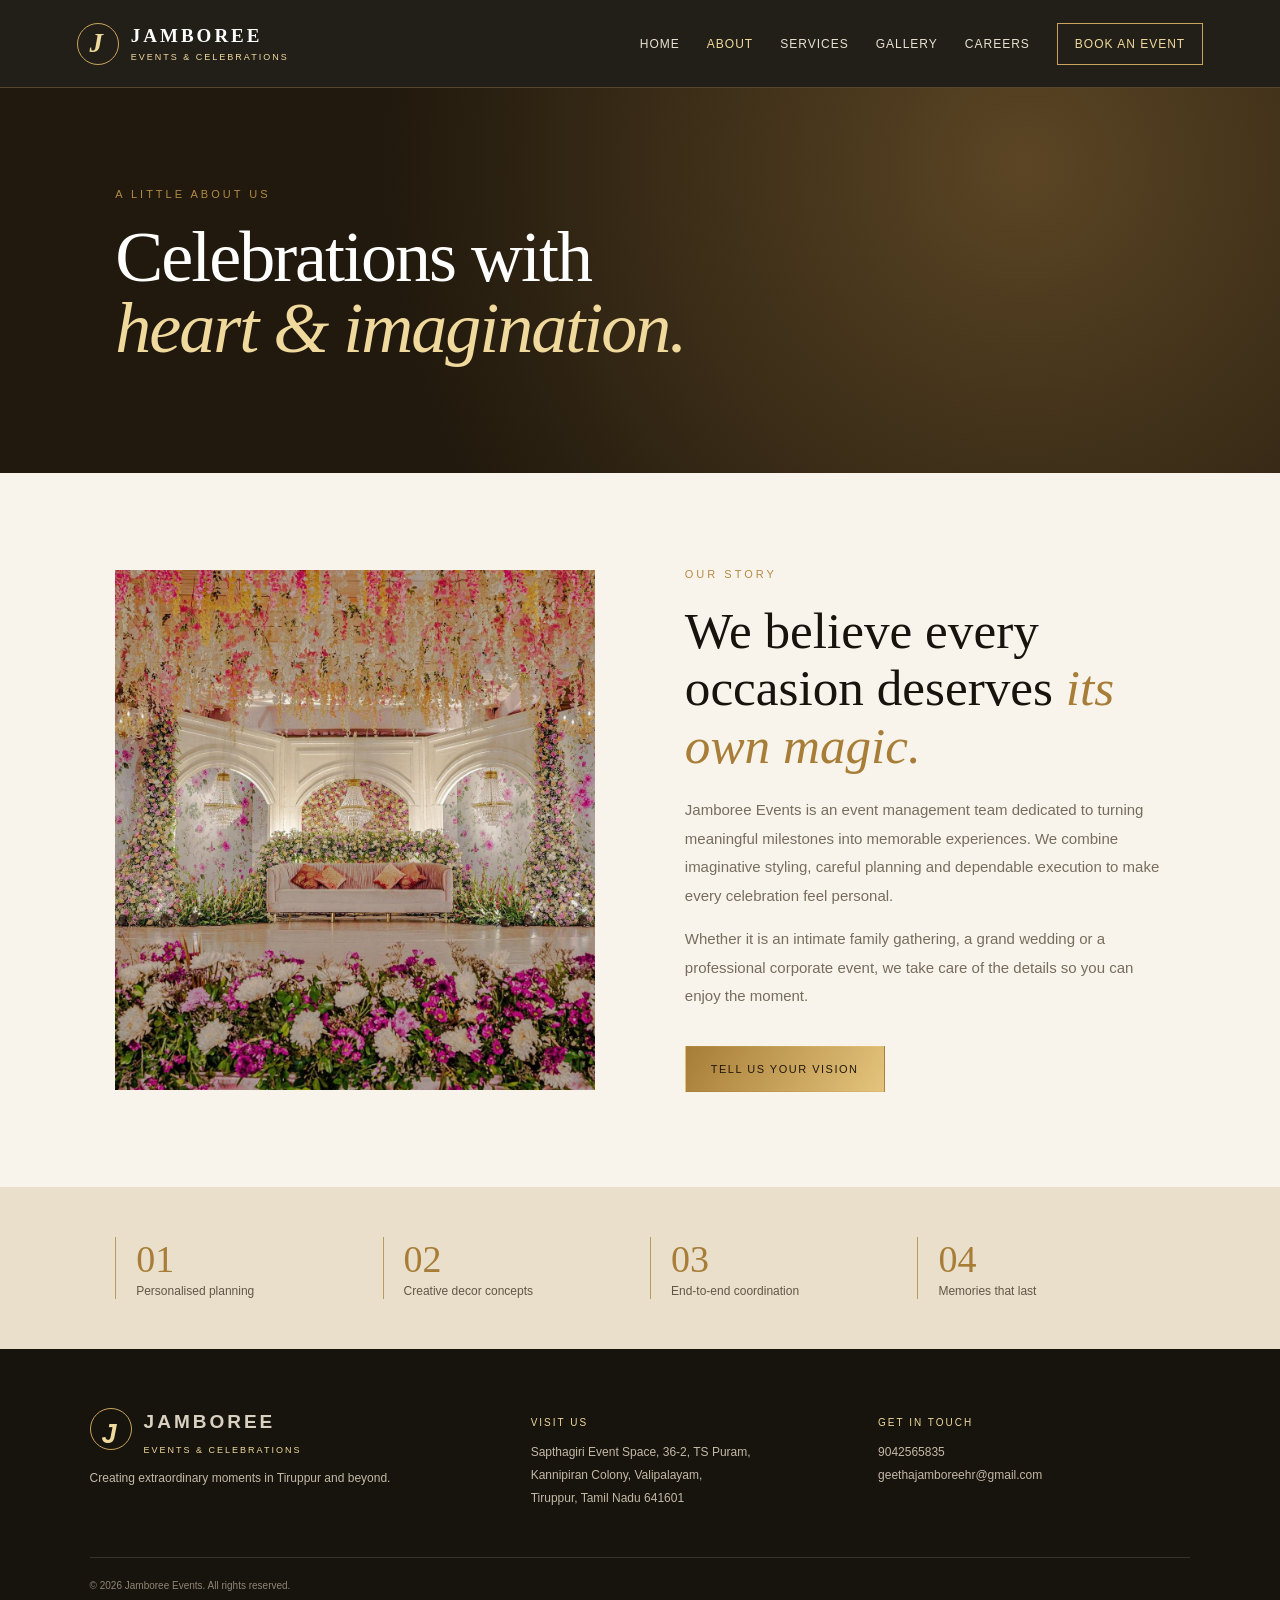
<file: about.html>
<!DOCTYPE html><html lang="en"><head><meta charset="UTF-8"><meta name="viewport" content="width=device-width, initial-scale=1.0"><title>About | Jamboree Events</title><link rel="stylesheet" href="css/style.css"></head><body>
<header class="site-header"><a class="brand" href="index.html"><span class="brand-mark">J</span><span>JAMBOREE<small>EVENTS & CELEBRATIONS</small></span></a><button class="menu-toggle">☰</button><nav><a href="index.html">Home</a><a class="active" href="about.html">About</a><a href="services.html">Services</a><a href="gallery.html">Gallery</a><a href="careers.html">Careers</a><a class="nav-cta" href="booking.html">Book an Event</a></nav></header>
<main><section class="page-hero"><p class="eyebrow">A LITTLE ABOUT US</p><h1>Celebrations with<br><em>heart & imagination.</em></h1></section><section class="split section"><img class="split-img" src="css/127706-flower-wedding-stage-decoration-1-the-wedding-experience.jpeg" alt="Event table styling"><div><p class="eyebrow">OUR STORY</p><h2>We believe every occasion deserves <em>its own magic.</em></h2><p>Jamboree Events is an event management team dedicated to turning meaningful milestones into memorable experiences. We combine imaginative styling, careful planning and dependable execution to make every celebration feel personal.</p><p>Whether it is an intimate family gathering, a grand wedding or a professional corporate event, we take care of the details so you can enjoy the moment.</p><a class="btn btn-gold" href="booking.html">Tell us your vision</a></div></section><section class="stats"><div><strong>01</strong><span>Personalised planning</span></div><div><strong>02</strong><span>Creative decor concepts</span></div><div><strong>03</strong><span>End-to-end coordination</span></div><div><strong>04</strong><span>Memories that last</span></div></section></main>
<footer class="footer"><div><a class="brand" href="index.html"><span class="brand-mark">J</span><span>JAMBOREE<small>EVENTS & CELEBRATIONS</small></span></a><p>Creating extraordinary moments in Tiruppur and beyond.</p></div><div><h4>VISIT US</h4><p>Sapthagiri Event Space, 36-2, TS Puram,<br>Kannipiran Colony, Valipalayam,<br>Tiruppur, Tamil Nadu 641601</p></div><div><h4>GET IN TOUCH</h4><p><a href="tel:9042565835">9042565835</a><br><a href="mailto:geethajamboreehr@gmail.com">geethajamboreehr@gmail.com</a></p></div><div class="copyright">© 2026 Jamboree Events. All rights reserved.</div></footer><script src="js/main.js"></script></body></html>
</file>
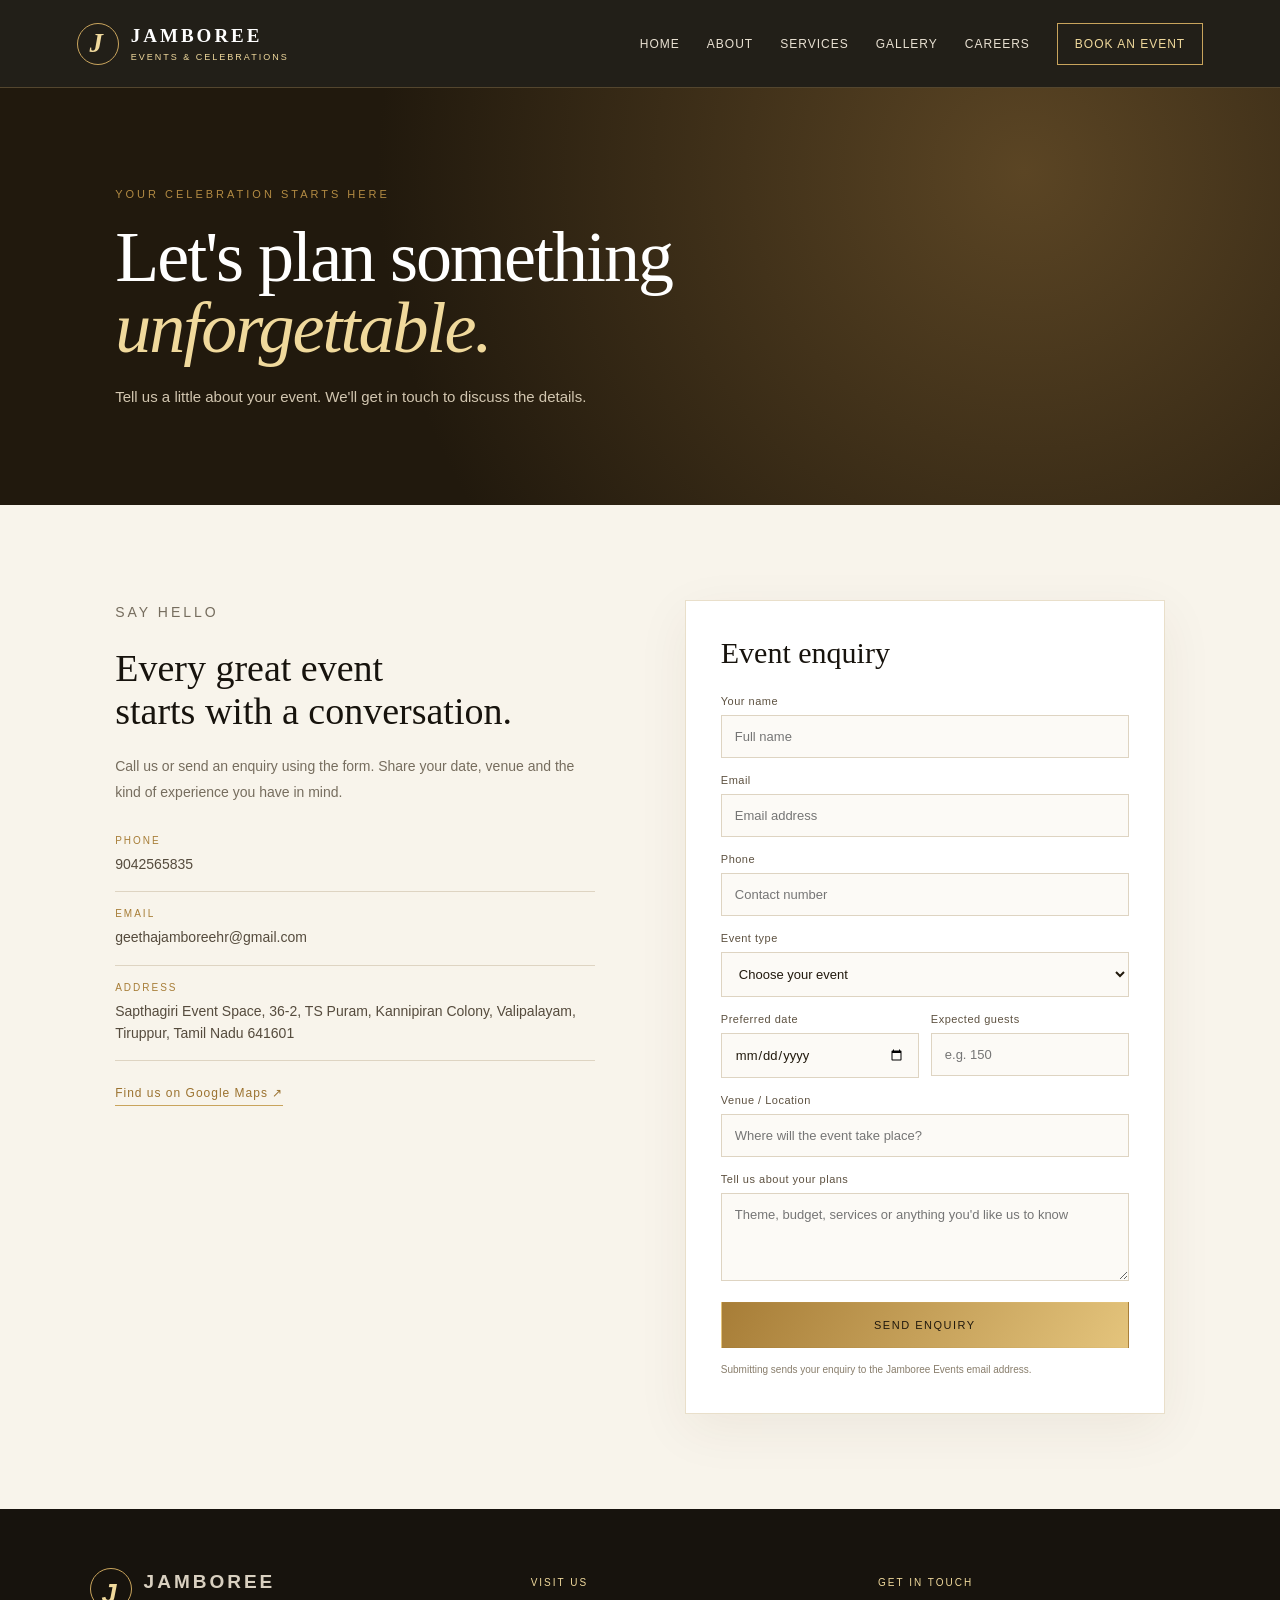
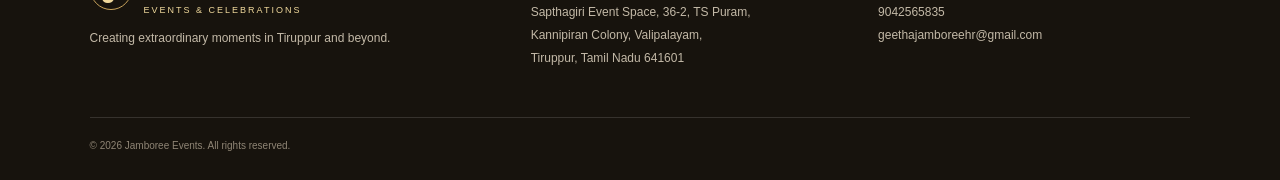
<file: booking.html>
<!DOCTYPE html><html lang="en"><head><meta charset="UTF-8"><meta name="viewport" content="width=device-width, initial-scale=1.0"><title>Book an Event | Jamboree Events</title><link rel="stylesheet" href="css/style.css"></head><body><header class="site-header"><a class="brand" href="index.html"><span class="brand-mark">J</span><span>JAMBOREE<small>EVENTS & CELEBRATIONS</small></span></a><button class="menu-toggle">☰</button><nav><a href="index.html">Home</a><a href="about.html">About</a><a href="services.html">Services</a><a href="gallery.html">Gallery</a><a href="careers.html">Careers</a><a class="nav-cta active" href="booking.html">Book an Event</a></nav></header><main><section class="page-hero"><p class="eyebrow">YOUR CELEBRATION STARTS HERE</p><h1>Let's plan something <em>unforgettable.</em></h1><p>Tell us a little about your event. We'll get in touch to discuss the details.</p></section><section class="section booking-layout"><div><p class="eyebrow">SAY HELLO</p><h2>Every great event<br>starts with a conversation.</h2><p>Call us or send an enquiry using the form. Share your date, venue and the kind of experience you have in mind.</p><div class="contact-line"><span>PHONE</span><a href="tel:9042565835">9042565835</a></div><div class="contact-line"><span>EMAIL</span><a href="mailto:geethajamboreehr@gmail.com">geethajamboreehr@gmail.com</a></div><div class="contact-line"><span>ADDRESS</span><p>Sapthagiri Event Space, 36-2, TS Puram, Kannipiran Colony, Valipalayam, Tiruppur, Tamil Nadu 641601</p></div><a class="text-link" target="_blank" rel="noopener" href="https://www.google.com/maps/search/?api=1&query=Sapthagiri+Event+Space+Tiruppur">Find us on Google Maps ↗</a></div><form class="form-card" action="https://formsubmit.co/geethajamboreehr@gmail.com" method="POST"><h2>Event enquiry</h2><input type="hidden" name="_subject" value="New Event Booking Enquiry - Jamboree Events"><input type="hidden" name="_captcha" value="true"><label>Your name<input name="name" required placeholder="Full name"></label><label>Email<input type="email" name="email" required placeholder="Email address"></label><label>Phone<input name="phone" required placeholder="Contact number"></label><label>Event type<select name="event_type" required><option value="">Choose your event</option><option>Wedding</option><option>Birthday / Private party</option><option>Corporate event</option><option>Engagement / Reception</option><option>Baby shower</option><option>Other</option></select></label><div class="form-row"><label>Preferred date<input type="date" name="event_date"></label><label>Expected guests<input type="number" min="1" name="guests" placeholder="e.g. 150"></label></div><label>Venue / Location<input name="venue" placeholder="Where will the event take place?"></label><label>Tell us about your plans<textarea name="message" rows="4" placeholder="Theme, budget, services or anything you'd like us to know"></textarea></label><button class="btn btn-gold" type="submit">Send enquiry</button><small>Submitting sends your enquiry to the Jamboree Events email address.</small></form></section></main><footer class="footer"><div><a class="brand" href="index.html"><span class="brand-mark">J</span><span>JAMBOREE<small>EVENTS & CELEBRATIONS</small></span></a><p>Creating extraordinary moments in Tiruppur and beyond.</p></div><div><h4>VISIT US</h4><p>Sapthagiri Event Space, 36-2, TS Puram,<br>Kannipiran Colony, Valipalayam,<br>Tiruppur, Tamil Nadu 641601</p></div><div><h4>GET IN TOUCH</h4><p><a href="tel:9042565835">9042565835</a><br><a href="mailto:geethajamboreehr@gmail.com">geethajamboreehr@gmail.com</a></p></div><div class="copyright">© 2026 Jamboree Events. All rights reserved.</div></footer><script src="js/main.js"></script></body></html>
</file>
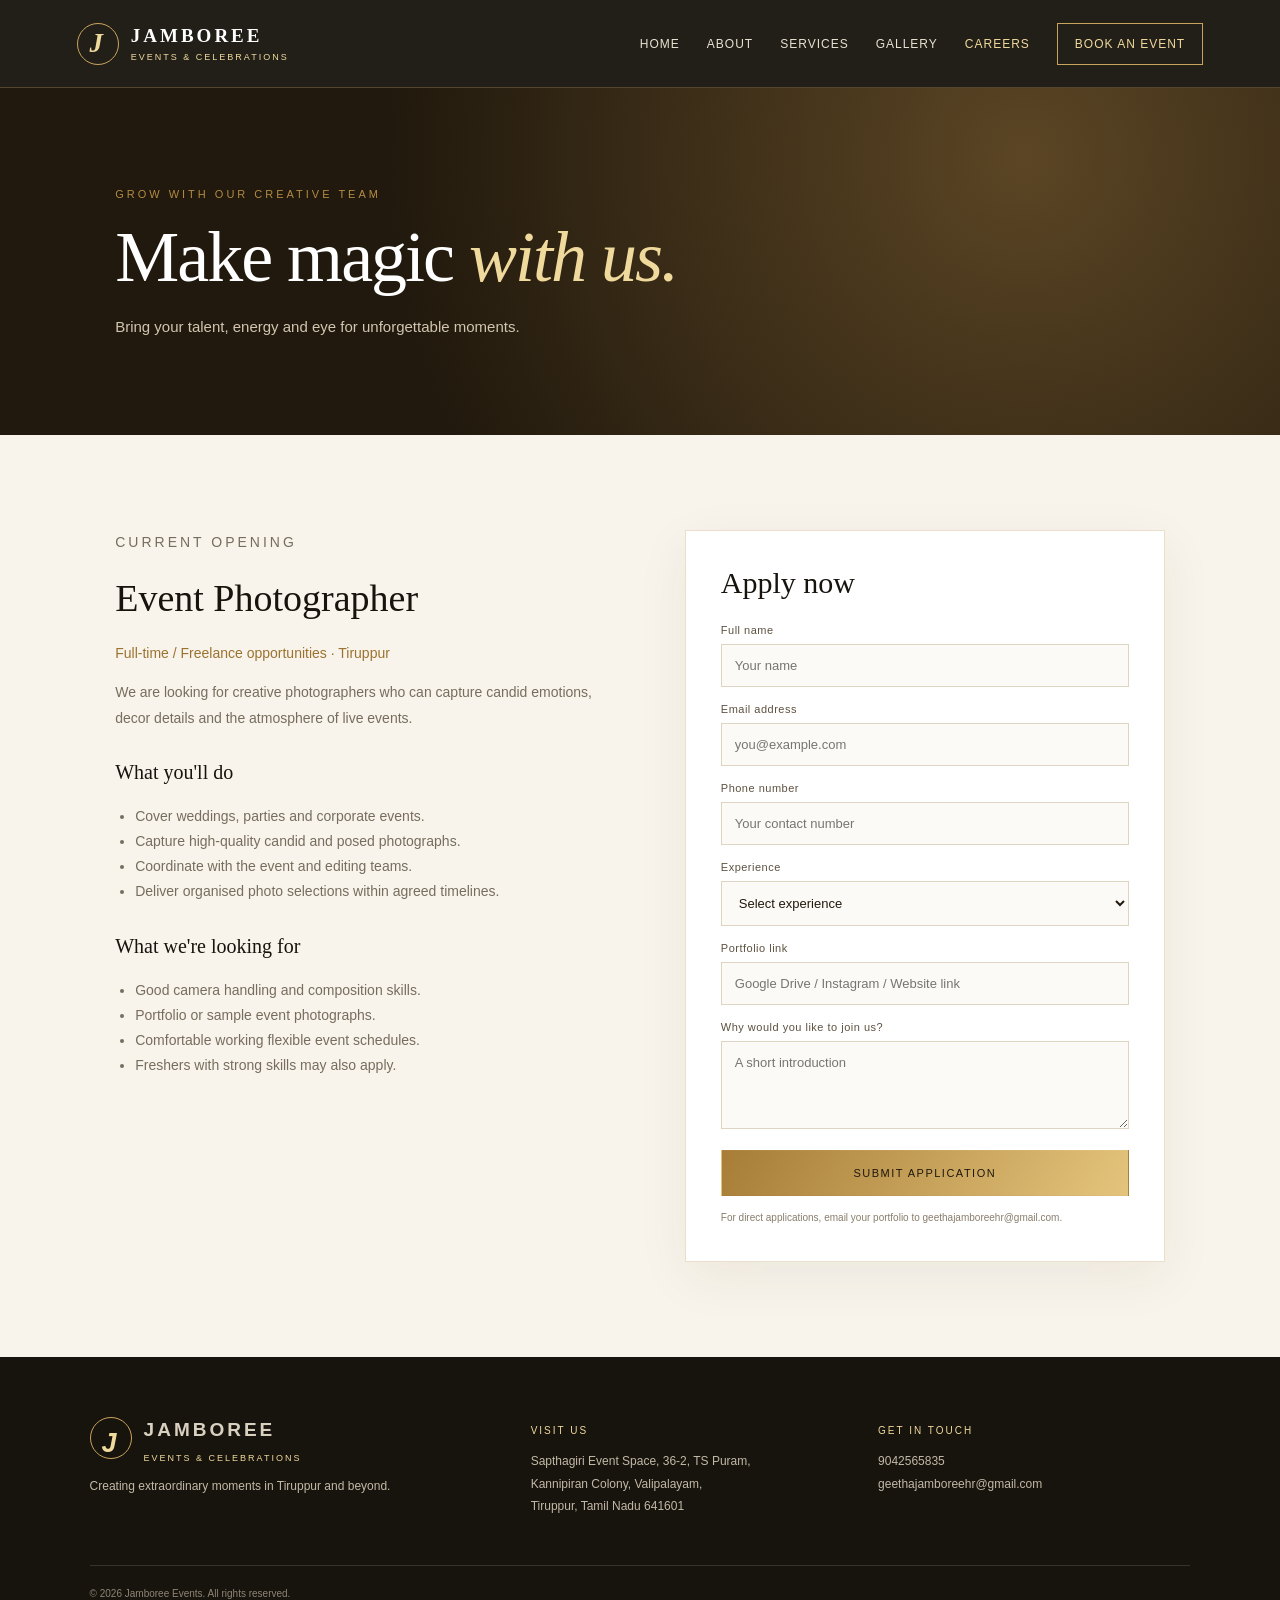
<file: careers.html>
<!DOCTYPE html><html lang="en"><head><meta charset="UTF-8"><meta name="viewport" content="width=device-width, initial-scale=1.0"><title>Careers | Jamboree Events</title><link rel="stylesheet" href="css/style.css"></head><body><header class="site-header"><a class="brand" href="index.html"><span class="brand-mark">J</span><span>JAMBOREE<small>EVENTS & CELEBRATIONS</small></span></a><button class="menu-toggle">☰</button><nav><a href="index.html">Home</a><a href="about.html">About</a><a href="services.html">Services</a><a href="gallery.html">Gallery</a><a class="active" href="careers.html">Careers</a><a class="nav-cta" href="booking.html">Book an Event</a></nav></header><main><section class="page-hero"><p class="eyebrow">GROW WITH OUR CREATIVE TEAM</p><h1>Make magic <em>with us.</em></h1><p>Bring your talent, energy and eye for unforgettable moments.</p></section><section class="section career-layout"><div><p class="eyebrow">CURRENT OPENING</p><h2>Event Photographer</h2><p class="job-type">Full-time / Freelance opportunities · Tiruppur</p><p>We are looking for creative photographers who can capture candid emotions, decor details and the atmosphere of live events.</p><h3>What you'll do</h3><ul><li>Cover weddings, parties and corporate events.</li><li>Capture high-quality candid and posed photographs.</li><li>Coordinate with the event and editing teams.</li><li>Deliver organised photo selections within agreed timelines.</li></ul><h3>What we're looking for</h3><ul><li>Good camera handling and composition skills.</li><li>Portfolio or sample event photographs.</li><li>Comfortable working flexible event schedules.</li><li>Freshers with strong skills may also apply.</li></ul></div><form class="form-card" action="https://formsubmit.co/geethajamboreehr@gmail.com" method="POST" enctype="multipart/form-data"><h2>Apply now</h2><input type="hidden" name="_subject" value="Jamboree Events - Photographer Job Application"><input type="hidden" name="_captcha" value="true"><label>Full name<input name="name" required placeholder="Your name"></label><label>Email address<input type="email" name="email" required placeholder="you@example.com"></label><label>Phone number<input name="phone" required placeholder="Your contact number"></label><label>Experience<select name="experience" required><option value="">Select experience</option><option>Fresher</option><option>1–2 years</option><option>3–5 years</option><option>5+ years</option></select></label><label>Portfolio link<input name="portfolio" placeholder="Google Drive / Instagram / Website link"></label><label>Why would you like to join us?<textarea name="message" rows="4" placeholder="A short introduction"></textarea></label><button class="btn btn-gold" type="submit">Submit application</button><small>For direct applications, email your portfolio to geethajamboreehr@gmail.com.</small></form></section></main><footer class="footer"><div><a class="brand" href="index.html"><span class="brand-mark">J</span><span>JAMBOREE<small>EVENTS & CELEBRATIONS</small></span></a><p>Creating extraordinary moments in Tiruppur and beyond.</p></div><div><h4>VISIT US</h4><p>Sapthagiri Event Space, 36-2, TS Puram,<br>Kannipiran Colony, Valipalayam,<br>Tiruppur, Tamil Nadu 641601</p></div><div><h4>GET IN TOUCH</h4><p><a href="tel:9042565835">9042565835</a><br><a href="mailto:geethajamboreehr@gmail.com">geethajamboreehr@gmail.com</a></p></div><div class="copyright">© 2026 Jamboree Events. All rights reserved.</div></footer><script src="js/main.js"></script></body></html>
</file>
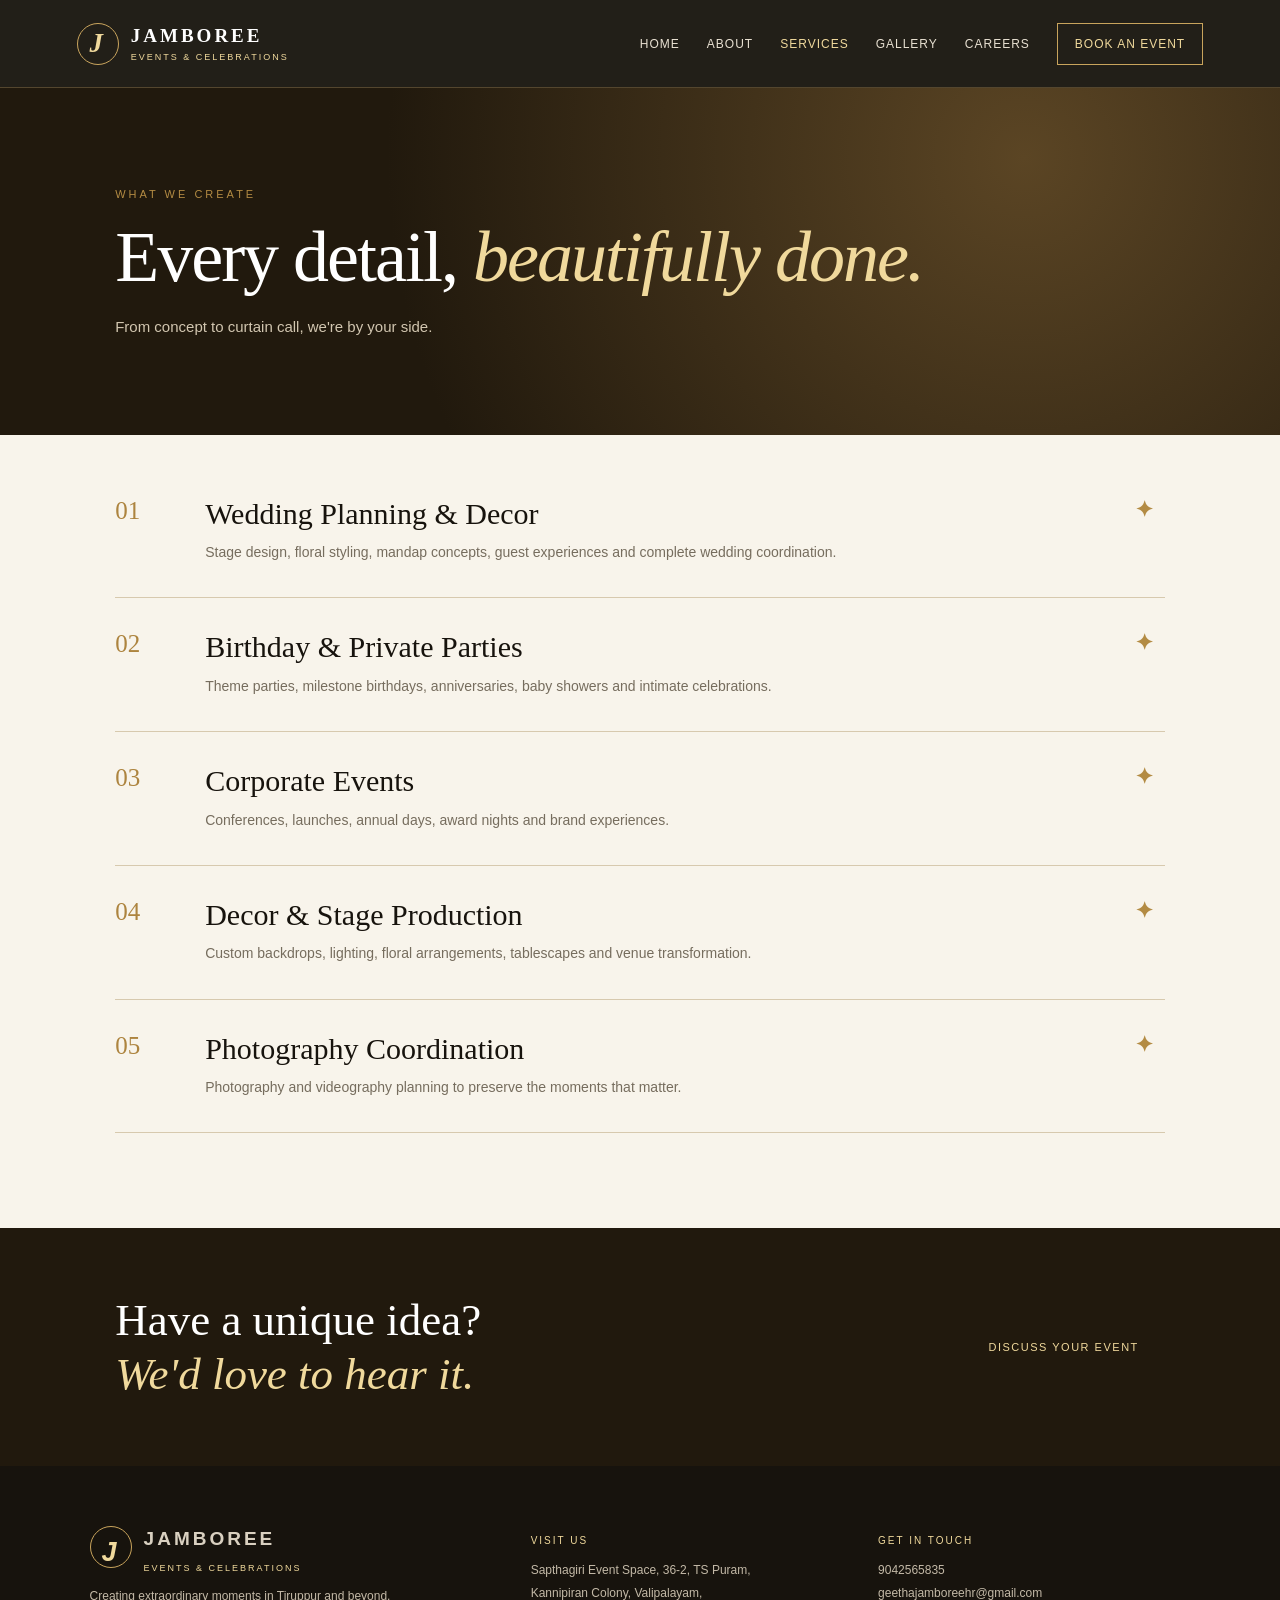
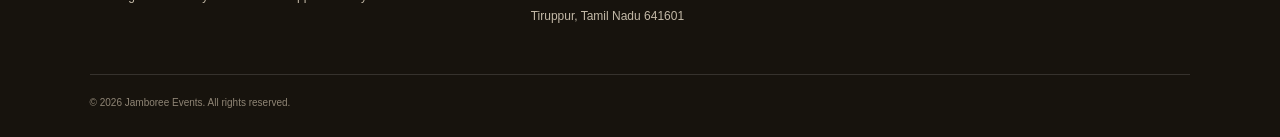
<file: services.html>
<!DOCTYPE html><html lang="en"><head><meta charset="UTF-8"><meta name="viewport" content="width=device-width, initial-scale=1.0"><title>Services | Jamboree Events</title><link rel="stylesheet" href="css/style.css"></head><body><header class="site-header"><a class="brand" href="index.html"><span class="brand-mark">J</span><span>JAMBOREE<small>EVENTS & CELEBRATIONS</small></span></a><button class="menu-toggle">☰</button><nav><a href="index.html">Home</a><a href="about.html">About</a><a class="active" href="services.html">Services</a><a href="gallery.html">Gallery</a><a href="careers.html">Careers</a><a class="nav-cta" href="booking.html">Book an Event</a></nav></header><main><section class="page-hero"><p class="eyebrow">WHAT WE CREATE</p><h1>Every detail, <em>beautifully done.</em></h1><p>From concept to curtain call, we're by your side.</p></section><section class="service-list section"><article><span>01</span><div><h2>Wedding Planning & Decor</h2><p>Stage design, floral styling, mandap concepts, guest experiences and complete wedding coordination.</p></div><b>✦</b></article><article><span>02</span><div><h2>Birthday & Private Parties</h2><p>Theme parties, milestone birthdays, anniversaries, baby showers and intimate celebrations.</p></div><b>✦</b></article><article><span>03</span><div><h2>Corporate Events</h2><p>Conferences, launches, annual days, award nights and brand experiences.</p></div><b>✦</b></article><article><span>04</span><div><h2>Decor & Stage Production</h2><p>Custom backdrops, lighting, floral arrangements, tablescapes and venue transformation.</p></div><b>✦</b></article><article><span>05</span><div><h2>Photography Coordination</h2><p>Photography and videography planning to preserve the moments that matter.</p></div><b>✦</b></article></section><section class="quote-band"><p>Have a unique idea?<br><em>We'd love to hear it.</em></p><a class="btn btn-dark" href="booking.html">Discuss your event</a></section></main><footer class="footer"><div><a class="brand" href="index.html"><span class="brand-mark">J</span><span>JAMBOREE<small>EVENTS & CELEBRATIONS</small></span></a><p>Creating extraordinary moments in Tiruppur and beyond.</p></div><div><h4>VISIT US</h4><p>Sapthagiri Event Space, 36-2, TS Puram,<br>Kannipiran Colony, Valipalayam,<br>Tiruppur, Tamil Nadu 641601</p></div><div><h4>GET IN TOUCH</h4><p><a href="tel:9042565835">9042565835</a><br><a href="mailto:geethajamboreehr@gmail.com">geethajamboreehr@gmail.com</a></p></div><div class="copyright">© 2026 Jamboree Events. All rights reserved.</div></footer><script src="js/main.js"></script></body></html>
</file>
<file: css/style.css>
:root{--ink:#17130d;--deep:#21190d;--gold:#c9a45c;--gold2:#f0d99c;--cream:#f8f4eb;--muted:#766d5e}*{box-sizing:border-box}html{scroll-behavior:smooth}body{margin:0;background:var(--cream);color:var(--ink);font-family:Georgia,'Times New Roman',serif}a{color:inherit;text-decoration:none}.site-header{height:88px;padding:0 6vw;display:flex;align-items:center;justify-content:space-between;background:#17130df2;color:#fff;position:sticky;top:0;z-index:20;border-bottom:1px solid #b9975b55}.brand{display:flex;align-items:center;gap:12px;font-size:19px;letter-spacing:3px;font-weight:bold}.brand small{display:block;font:9px Arial,sans-serif;letter-spacing:2px;color:var(--gold2);margin-top:5px}.brand-mark{width:42px;height:42px;border:1px solid var(--gold);border-radius:50%;display:grid;place-items:center;color:var(--gold2);font-size:27px;font-style:italic}nav{display:flex;align-items:center;gap:27px;font:12px Arial,sans-serif;letter-spacing:1px;text-transform:uppercase}nav a{color:#e9e1d2;transition:.2s}nav a:hover,nav a.active{color:var(--gold2)}.nav-cta{border:1px solid var(--gold);padding:13px 17px;color:var(--gold2)}.menu-toggle{display:none;background:none;color:white;border:1px solid var(--gold);padding:8px 12px;font-size:20px}.hero{min-height:660px;background:linear-gradient(90deg,rgba(15,12,8,.88),rgba(15,12,8,.38)),url('https://images.unsplash.com/photo-1519741497674-611481863552?auto=format&fit=crop&w=2000&q=90') center/cover;display:flex;align-items:center;padding:8vw;color:#fff;position:relative}.hero-content{max-width:700px}.eyebrow{font:11px Arial,sans-serif;letter-spacing:3px;color:#b38b43;text-transform:uppercase;margin:0 0 22px}.hero h1,.page-hero h1{font-size:clamp(48px,7vw,88px);line-height:.98;font-weight:normal;margin:0 0 25px;letter-spacing:-2px}.hero h1 em,.page-hero h1 em,h2 em,.quote-band em{color:var(--gold2);font-style:italic}.hero-copy{font:16px/1.8 Arial,sans-serif;color:#e5ddcf;max-width:490px}.hero-actions{display:flex;gap:14px;margin-top:32px;flex-wrap:wrap}.btn{display:inline-block;padding:16px 25px;font:11px Arial,sans-serif;letter-spacing:1.5px;text-transform:uppercase;border:1px solid transparent;cursor:pointer}.btn-gold{background:linear-gradient(120deg,#a77d37,#e4c47c);color:#21190d}.btn-outline{border-color:#d7bd83;color:#fff}.btn-dark{background:#21190d;color:#f0d99c}.hero-note{font:9px Arial,sans-serif;letter-spacing:2px;color:#d8c9aa;margin-top:60px}.hero-seal{position:absolute;right:10%;bottom:12%;width:130px;height:130px;border:1px solid #d5b46f;border-radius:50%;display:flex;flex-direction:column;align-items:center;justify-content:center;color:var(--gold2);font-size:22px}.hero-seal span{text-align:center;font:9px/1.6 Arial,sans-serif;letter-spacing:2px}.section{padding:95px 9vw}.intro{text-align:center}.intro h2,.section h2{font-size:clamp(34px,4vw,53px);font-weight:normal;line-height:1.12;margin:0 0 22px}.intro h2 em,.section h2 em{color:#a77d37}.narrow{max-width:600px;margin:0 auto 25px;color:var(--muted);font:15px/1.8 Arial,sans-serif}.text-link{color:#9b722f;border-bottom:1px solid #c9a45c;padding-bottom:5px;font:12px Arial,sans-serif;letter-spacing:1px}.feature-grid{display:grid;grid-template-columns:repeat(3,1fr);gap:2px;background:#21190d}.feature-card{height:410px;position:relative;overflow:hidden}.feature-card img{width:100%;height:100%;object-fit:cover;transition:transform .5s}.feature-card:hover img{transform:scale(1.06)}.feature-card:after{content:'';position:absolute;inset:35% 0 0;background:linear-gradient(transparent,#17130df0)}.feature-card div{position:absolute;z-index:1;bottom:30px;left:30px;color:#fff}.feature-card span{font:10px Arial,sans-serif;letter-spacing:2px;color:var(--gold2)}.feature-card h3{font-size:26px;font-weight:normal;margin:10px 0}.quote-band{background:#21190d;color:#fff;padding:65px 9vw;display:flex;align-items:center;justify-content:space-between;gap:30px}.quote-band p{font-size:clamp(28px,4vw,45px);line-height:1.2;margin:0}.center{text-align:center}.center .btn{margin-top:15px}.footer{background:#17130d;color:#d9d0c0;padding:55px 7vw 25px;display:grid;grid-template-columns:1.3fr 1fr 1fr;gap:35px;font:12px/1.9 Arial,sans-serif}.footer h4{font:10px Arial,sans-serif;color:var(--gold2);letter-spacing:2px}.footer p{color:#c3b9a7}.copyright{grid-column:1/-1;border-top:1px solid #ffffff22;padding-top:18px;color:#8f8575;font-size:10px}.page-hero{padding:100px 9vw 85px;background:radial-gradient(circle at 80% 20%,#5b4524,#21190d 60%);color:white}.page-hero h1{font-size:clamp(43px,6vw,72px);max-width:850px}.page-hero>p:last-child{font:15px Arial,sans-serif;color:#d2c6b0}.split{display:grid;grid-template-columns:1fr 1fr;gap:7vw;align-items:center}.split-img{width:100%;height:520px;object-fit:cover}.split p:not(.eyebrow){font:15px/1.9 Arial,sans-serif;color:var(--muted)}.split .btn{margin-top:20px}.stats{background:#e9dfca;padding:50px 9vw;display:grid;grid-template-columns:repeat(4,1fr);gap:20px}.stats div{border-left:1px solid #b99a60;padding-left:20px}.stats strong{display:block;font-size:38px;color:#a77d37;font-weight:normal}.stats span{font:12px Arial,sans-serif;color:#615746}.service-list{padding-top:30px}.service-list article{display:grid;grid-template-columns:70px 1fr 30px;gap:20px;padding:32px 0;border-bottom:1px solid #d7c9ae;align-items:start}.service-list article>span{color:#ad843f;font-size:25px}.service-list h2{font-size:30px;margin:0 0 10px}.service-list p{font:14px/1.8 Arial,sans-serif;color:var(--muted);max-width:700px;margin:0}.service-list b{color:#b38b43;font-size:22px}.gallery{display:grid;grid-template-columns:repeat(3,1fr);gap:22px}.gallery figure{margin:0;position:relative;background:#21190d;overflow:hidden}.gallery img{width:100%;height:330px;object-fit:cover;display:block;transition:transform .4s}.gallery figure:hover img{transform:scale(1.05)}.gallery figcaption{padding:15px 17px;color:#f0d99c;font-size:17px}.gallery-note{text-align:center;color:#8a7d68;font:11px Arial,sans-serif;padding:0 20px 50px}.career-layout,.booking-layout{display:grid;grid-template-columns:1fr 1fr;gap:7vw;align-items:start}.career-layout h2,.booking-layout h2{font-size:38px;font-weight:normal}.career-layout p,.career-layout li,.booking-layout p{font:14px/1.8 Arial,sans-serif;color:var(--muted)}.career-layout h3{font-size:20px;font-weight:normal;margin-top:30px}.career-layout ul{padding-left:20px}.job-type{color:#9b722f!important}.form-card{background:#fff;padding:35px;box-shadow:0 15px 50px #4b351410;border:1px solid #e9dfca}.form-card h2{font-size:30px;margin:0 0 25px}.form-card label{display:block;font:11px Arial,sans-serif;letter-spacing:.5px;color:#5d5140;margin-bottom:16px}.form-card input,.form-card select,.form-card textarea{display:block;width:100%;margin-top:8px;padding:13px;border:1px solid #ded4c2;background:#fcfaf6;font:13px Arial,sans-serif;color:#21190d;outline-color:#c9a45c}.form-card textarea{resize:vertical}.form-card .btn{width:100%;margin-top:5px}.form-card small{display:block;color:#887d6b;font:10px/1.6 Arial,sans-serif;margin-top:14px}.form-row{display:grid;grid-template-columns:1fr 1fr;gap:12px}.contact-line{border-bottom:1px solid #ded4c2;padding:16px 0}.contact-line span{display:block;color:#a77d37;font:10px Arial,sans-serif;letter-spacing:2px;margin-bottom:7px}.contact-line p,.contact-line a{margin:0;color:#554b3d;font:14px/1.6 Arial,sans-serif}.booking-layout .text-link{display:inline-block;margin-top:25px}@media(max-width:900px){nav{gap:13px;font-size:10px}.site-header{padding:0 4vw}.gallery{grid-template-columns:repeat(2,1fr)}.feature-card{height:330px}.hero-seal{right:5%;width:100px;height:100px}}@media(max-width:700px){.site-header{height:74px}.menu-toggle{display:block}nav{display:none;position:absolute;top:74px;left:0;right:0;background:#17130d;padding:22px;flex-direction:column;align-items:stretch}nav.open{display:flex}nav a{padding:9px}.hero{min-height:590px;padding:12vw 7vw}.hero-seal{display:none}.feature-grid{grid-template-columns:1fr}.feature-card{height:340px}.quote-band{display:block}.quote-band .btn{margin-top:25px}.footer{grid-template-columns:1fr;gap:15px}.copyright{grid-column:auto}.split,.career-layout,.booking-layout{grid-template-columns:1fr}.split-img{height:330px}.stats{grid-template-columns:repeat(2,1fr);gap:30px}.gallery{grid-template-columns:1fr}.gallery img{height:300px}.section{padding:65px 7vw}.page-hero{padding:75px 7vw}.service-list article{grid-template-columns:42px 1fr 20px;gap:10px}.service-list h2{font-size:24px}.form-card{padding:25px 20px}.form-row{grid-template-columns:1fr}}
</file>
